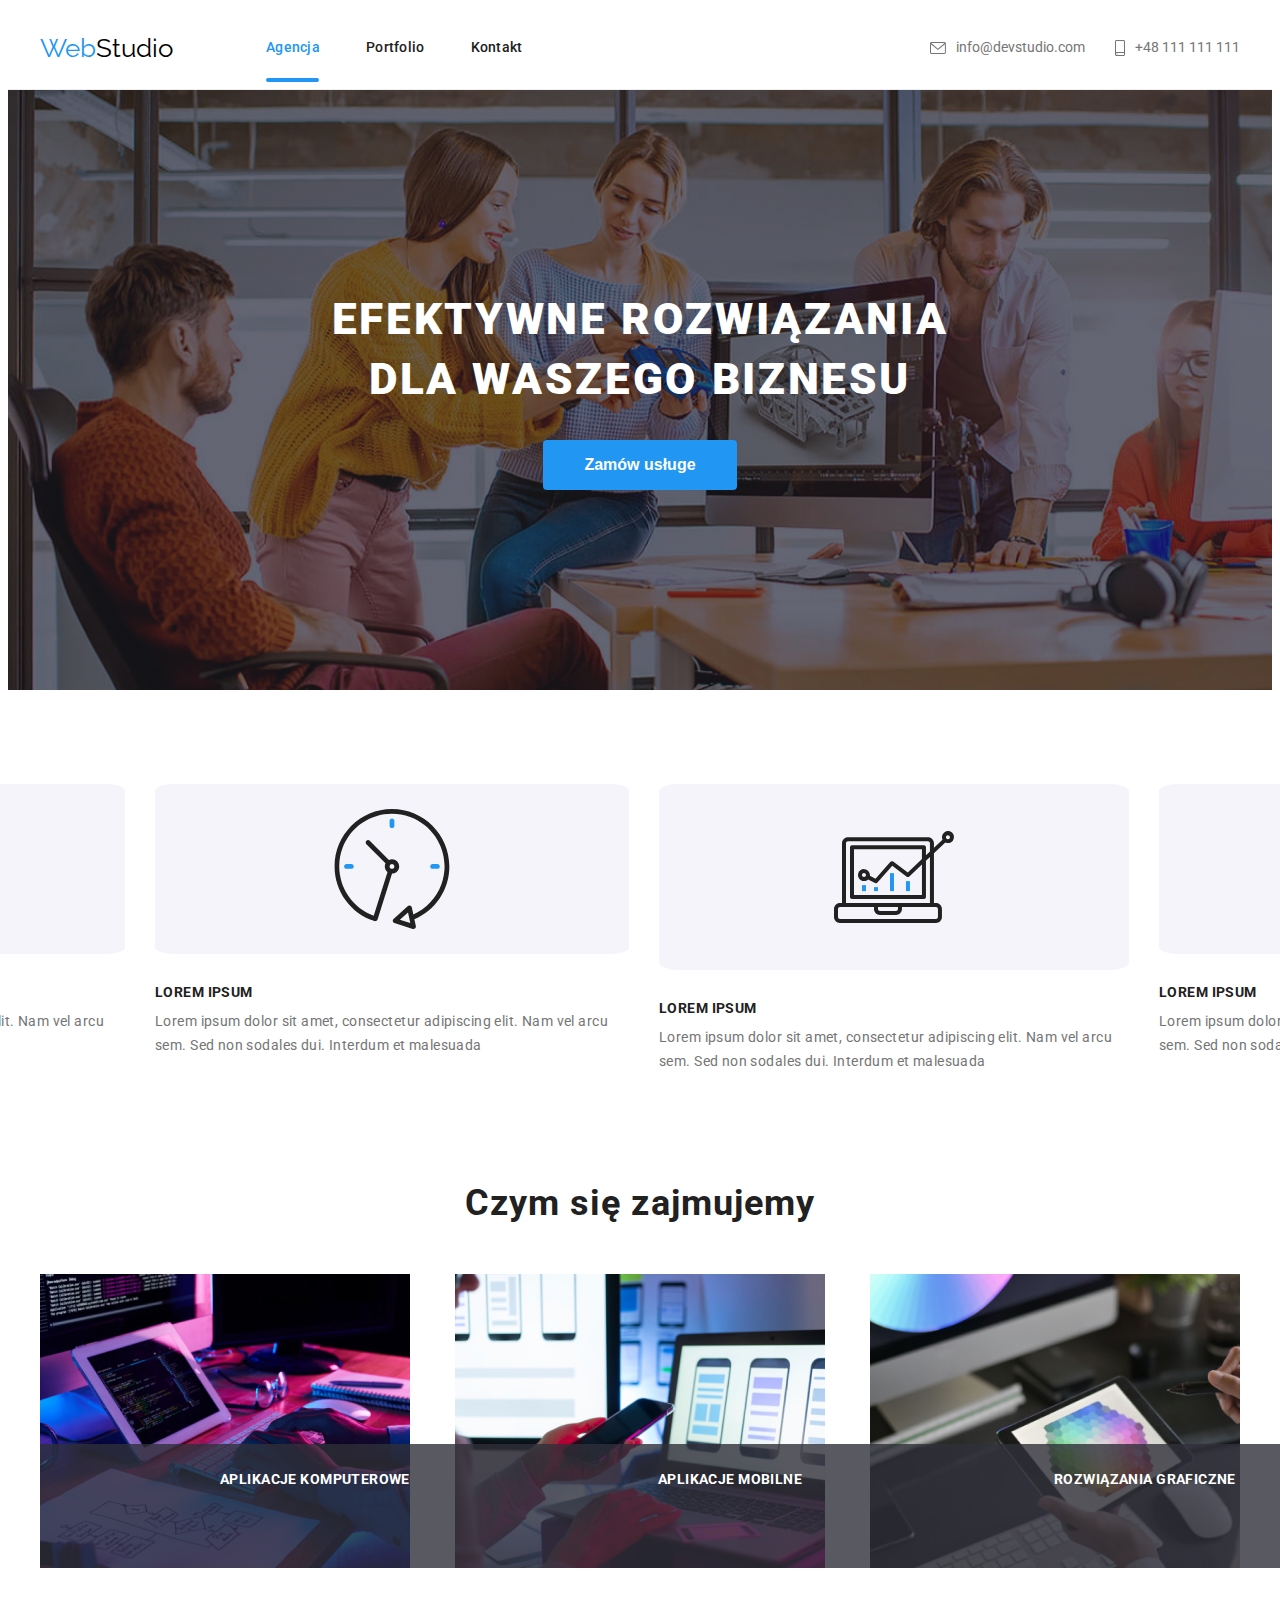
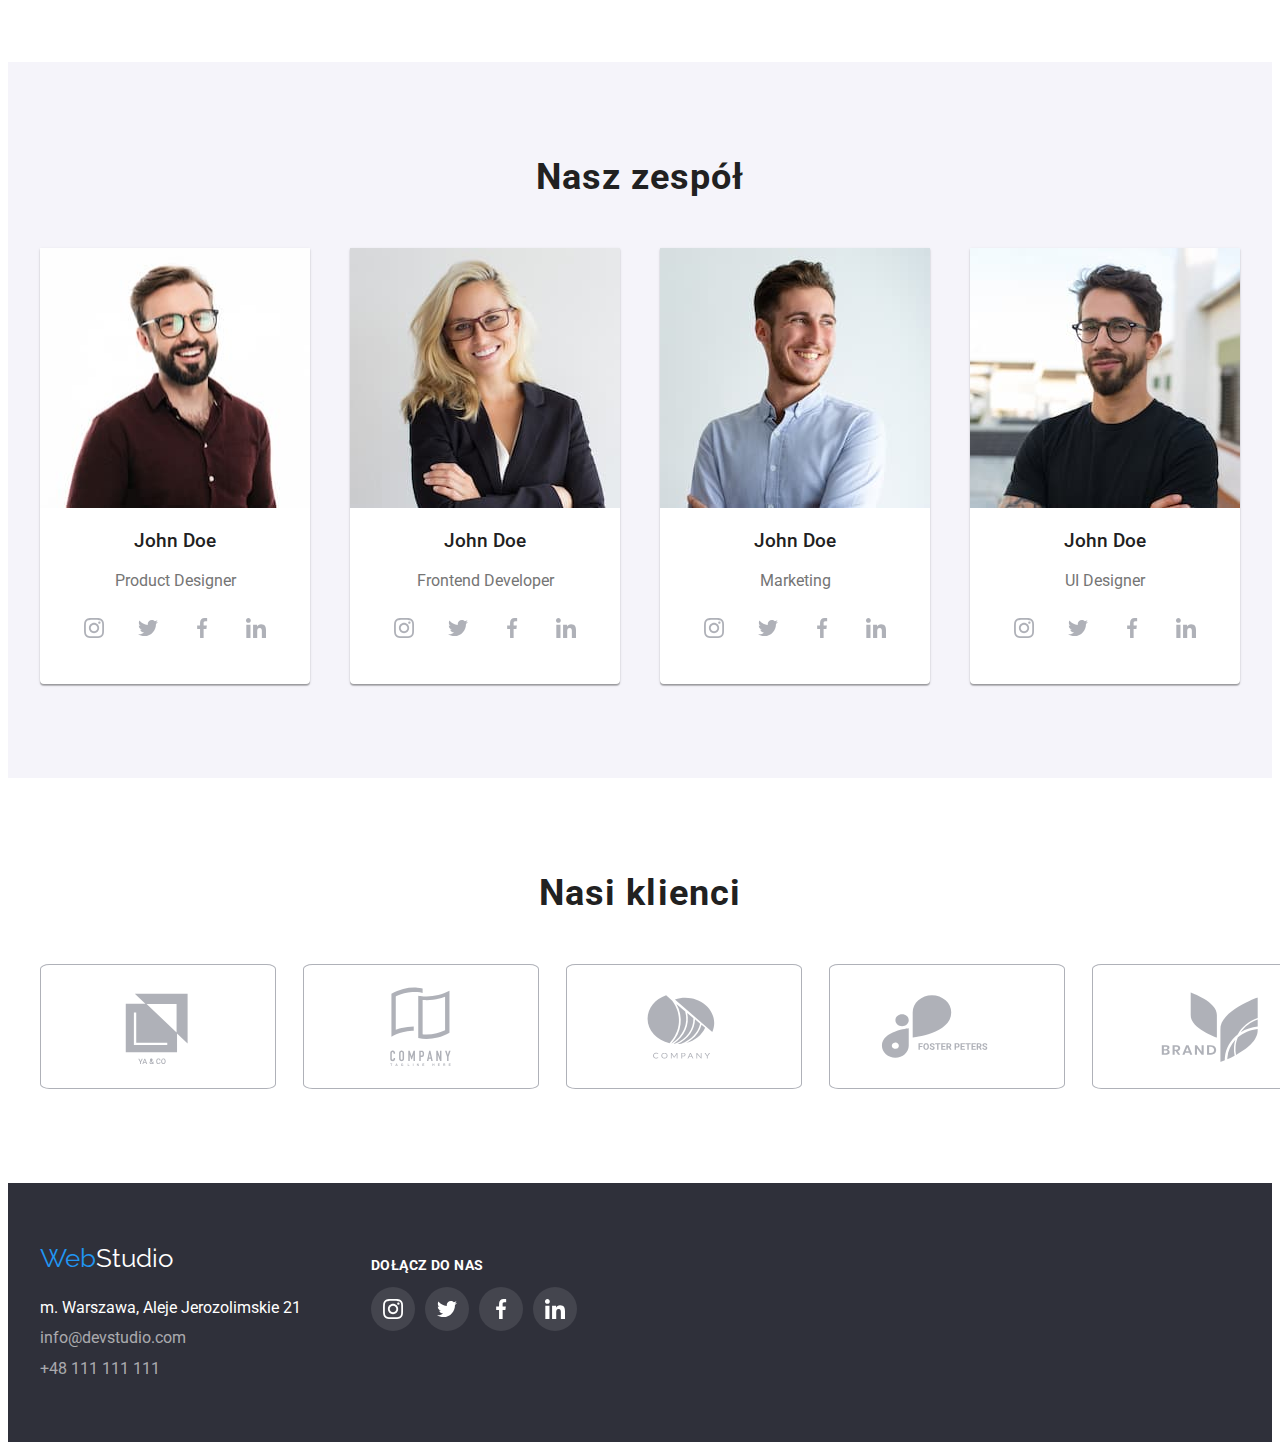
<file: index.html>
<!DOCTYPE html>
<html lang="en">
  <head>
    <meta charset="UTF-8" />
    <meta http-equiv="X-UA-Compatible" content="IE=edge" />
    <meta name="viewport" content="width=device-width, initial-scale=1.0" />
    <link
      rel="stylesheet"
      href="https://cdnjs.cloudflare.com/ajax/libs/modern-normalize/1.1.0/modern-normalize.min.css"
      integrity="sha512-wpPYUAdjBVSE4KJnH1VR1HeZfpl1ub8YT/NKx4PuQ5NmX2tKuGu6U/JRp5y+Y8XG2tV+wKQpNHVUX03MfMFn9Q=="
      crossorigin="anonymous"
      referrerpolicy="no-referrer"
    />
    <link href="css/styles.css" rel="stylesheet" />
    <link rel="preconnect" href="https://fonts.googleapis.com" />
    <link rel="preconnect" href="https://fonts.gstatic.com" crossorigin />
    <link
      href="https://fonts.googleapis.com/css2?family=Raleway:wght@700&family=Roboto:wght@400;500;700;900&display=swap"
      rel="stylesheet"
    />
    <title>Studio</title>
  </head>
  <body>
    <header class="header">
      <div class="container flex-header">
        <a href="index.html" class="logo"
          >Web<span class="logo-header">Studio</span></a
        >
        <nav class="nav">
          <ul class="list">
            <li>
              <a class="link nav-agency nav-agency-open" href="index.html"
                >Agencja</a
              >
            </li>
            <li>
              <a class="link nav-portfolio" href="portfolio.html">Portfolio</a>
            </li>
            <li><a class="link nav-contact" href="#">Kontakt</a></li>
          </ul>
        </nav>
        <div class="contacts">
          <ul class="list">
            <li class="list-item">
              <a class="contact-links" href="mailto:info@devstudio.com"
                ><svg class="envelope" width="16" height="12">
                  <use href="images/icons.svg#icon-envelope"></use></svg
                >info@devstudio.com</a
              >
            </li>
            <li class="list-item">
              <a class="contact-links" href="tel:48111111111"
                ><svg class="smartphone" width="10" height="16">
                  <use href="images/icons.svg#icon-smartphone"></use></svg
                >+48 111 111 111</a
              >
            </li>
          </ul>
        </div>
      </div>
    </header>
    <main>
      <!--HERO-->

      <section class="hero-background">
        <div class="hero-main">
          <div class="container">
            <h1 class="hero-title">
              Efektywne rozwiązania<br />
              dla waszego biznesu
            </h1>

            <button type="button" class="hero-button" data-modal-open>
              Zamów usługe
            </button>
          </div>
        </div>
      </section>
      <section>
        <div class="container">
          <ul class="list hero-subtext-all">
            <li>
              <svg class="hero-svg-item antenna" width="270" height="120">
                <use href="images/icons.svg#icon-antenna-1"></use>
              </svg>
              <h3 class="hero-subtext-title">Lorem Ipsum</h3>
              <p class="hero-subtext">
                Lorem ipsum dolor sit amet, consectetur adipiscing elit. Nam vel
                arcu sem. Sed non sodales dui. Interdum et malesuada
              </p>
            </li>
            <li>
              <svg class="hero-svg-item clock" width="270" height="120">
                <use href="images/icons.svg#icon-clock-1"></use>
              </svg>
              <h3 class="hero-subtext-title">Lorem Ipsum</h3>
              <p class="hero-subtext">
                Lorem ipsum dolor sit amet, consectetur adipiscing elit. Nam vel
                arcu sem. Sed non sodales dui. Interdum et malesuada
              </p>
            </li>
            <li>
              <svg class="hero-svg-item diagram" width="270" height="120">
                <use href="images/icons.svg#icon-diagram-1"></use>
              </svg>
              <h3 class="hero-subtext-title">Lorem Ipsum</h3>
              <p class="hero-subtext">
                Lorem ipsum dolor sit amet, consectetur adipiscing elit. Nam vel
                arcu sem. Sed non sodales dui. Interdum et malesuada
              </p>
            </li>
            <li>
              <svg class="hero-svg-item astronaut" width="270" height="120">
                <use href="images/icons.svg#icon-astronaut-1"></use>
              </svg>
              <h3 class="hero-subtext-title">Lorem Ipsum</h3>
              <p class="hero-subtext">
                Lorem ipsum dolor sit amet, consectetur adipiscing elit. Nam vel
                arcu sem. Sed non sodales dui. Interdum et malesuada
              </p>
            </li>
          </ul>
        </div>
      </section>

      <!--What we do-->
      <section class="what-we-do">
        <div class="container">
          <div class="what-we-do-content">
            <h2 class="what-we-do-title">Czym się zajmujemy</h2>
            <ul class="list what-we-do-list">
              <li class="what-we-do-list-item">
                <img
                  src="images/img1.jpg"
                  alt="picture of typing on a keyboard"
                  width="370"
                  height="294"
                  class="what-we-do-image"
                />
                <p class="what-we-do-subtext">Aplikacje komputerowe</p>
              </li>
              <li class="what-we-do-list-item">
                <img
                  src="images/img2.jpg"
                  alt="picture of person working with laptop and smartphone"
                  width="370"
                  height="294"
                  class="what-we-do-image"
                />
                <p class="what-we-do-subtext">Aplikacje mobilne</p>
              </li>
              <li class="what-we-do-list-item">
                <img
                  src="images/img3.jpg"
                  alt="picture of tablet with color palet"
                  width="370"
                  height="294"
                  class="what-we-do-image"
                />
                <p class="what-we-do-subtext">Rozwiązania graficzne</p>
              </li>
            </ul>
          </div>
        </div>
      </section>

      <!--About us-->
      <section class="team">
        <div class="container">
          <div class="team-content">
            <h2 class="team-title">Nasz zespół</h2>
            <ul class="list team-flex">
              <li class="team-card">
                <img
                  src="images/img2-1.jpg"
                  alt="John Doe"
                  width="270"
                  height="260"
                />
                <h3 class="team-name">John Doe</h3>
                <p class="team-position">Product Designer</p>
                <ul class="list team-icons-list">
                  <li>
                    <a class="icon-social-media" href="#"
                      ><svg class="icons-team" width="44" height="44">
                        <use
                          class="instagram-team"
                          href="images/icons.svg#icon-instagram"
                        ></use></svg
                    ></a>
                  </li>
                  <li>
                    <a class="icon-social-media" href="#"
                      ><svg class="icons-team" width="44" height="44">
                        <use
                          class="tweeter-team"
                          href="images/icons.svg#icon-tweeter"
                        ></use></svg
                    ></a>
                  </li>
                  <li>
                    <a class="icon-social-media" href="#"
                      ><svg class="icons-team" width="44" height="44">
                        <use
                          class="facebook-team"
                          href="images/icons.svg#icon-facebook"
                        ></use></svg
                    ></a>
                  </li>
                  <li>
                    <a class="icon-social-media" href="#"
                      ><svg class="icons-team" width="44" height="44">
                        <use
                          class="linkedin-team"
                          href="images/icons.svg#icon-linkedin"
                        ></use></svg
                    ></a>
                  </li>
                </ul>
              </li>
              <li class="team-card">
                <img
                  src="images/img2-2.jpg"
                  alt="John Doe"
                  width="270"
                  height="260"
                />
                <h3 class="team-name">John Doe</h3>
                <p class="team-position">Frontend Developer</p>
                <ul class="list team-icons-list">
                  <li>
                    <a class="icon-social-media" href="#"
                      ><svg class="icons-team" width="44" height="44">
                        <use
                          class="instagram-team"
                          href="images/icons.svg#icon-instagram"
                        ></use></svg
                    ></a>
                  </li>
                  <li>
                    <a class="icon-social-media" href="#"
                      ><svg class="icons-team" width="44" height="44">
                        <use
                          class="tweeter-team"
                          href="images/icons.svg#icon-tweeter"
                        ></use></svg
                    ></a>
                  </li>
                  <li>
                    <a class="icon-social-media" href="#"
                      ><svg class="icons-team" width="44" height="44">
                        <use
                          class="facebook-team"
                          href="images/icons.svg#icon-facebook"
                        ></use></svg
                    ></a>
                  </li>
                  <li>
                    <a class="icon-social-media" href="#"
                      ><svg class="icons-team" width="44" height="44">
                        <use
                          class="linkedin-team"
                          href="images/icons.svg#icon-linkedin"
                        ></use></svg
                    ></a>
                  </li>
                </ul>
              </li>
              <li class="team-card">
                <img
                  src="images/img2-3.jpg"
                  alt="John Doe"
                  width="270"
                  height="260"
                />
                <h3 class="team-name">John Doe</h3>
                <p class="team-position">Marketing</p>
                <ul class="list team-icons-list">
                  <li>
                    <a class="icon-social-media" href="#"
                      ><svg class="icons-team" width="44" height="44">
                        <use
                          class="instagram-team"
                          href="images/icons.svg#icon-instagram"
                        ></use></svg
                    ></a>
                  </li>
                  <li>
                    <a class="icon-social-media" href="#"
                      ><svg class="icons-team" width="44" height="44">
                        <use
                          class="tweeter-team"
                          href="images/icons.svg#icon-tweeter"
                        ></use></svg
                    ></a>
                  </li>
                  <li>
                    <a class="icon-social-media" href="#"
                      ><svg class="icons-team" width="44" height="44">
                        <use
                          class="facebook-team"
                          href="images/icons.svg#icon-facebook"
                        ></use></svg
                    ></a>
                  </li>
                  <li>
                    <a class="icon-social-media" href="#"
                      ><svg class="icons-team" width="44" height="44">
                        <use
                          class="linkedin-team"
                          href="images/icons.svg#icon-linkedin"
                        ></use></svg
                    ></a>
                  </li>
                </ul>
              </li>
              <li class="team-card">
                <img
                  src="images/img2-4.jpg"
                  alt="John Doe"
                  width="270"
                  height="260"
                />
                <h3 class="team-name">John Doe</h3>
                <p class="team-position">UI Designer</p>
                <ul class="list team-icons-list">
                  <li>
                    <a class="icon-social-media" href="#"
                      ><svg class="icons-team" width="44" height="44">
                        <use
                          class="instagram-team"
                          href="images/icons.svg#icon-instagram"
                        ></use></svg
                    ></a>
                  </li>
                  <li>
                    <a class="icon-social-media" href="#"
                      ><svg class="icons-team" width="44" height="44">
                        <use
                          class="tweeter-team"
                          href="images/icons.svg#icon-tweeter"
                        ></use></svg
                    ></a>
                  </li>
                  <li>
                    <a class="icon-social-media" href="#"
                      ><svg class="icons-team" width="44" height="44">
                        <use
                          class="facebook-team"
                          href="images/icons.svg#icon-facebook"
                        ></use></svg
                    ></a>
                  </li>
                  <li>
                    <a class="icon-social-media" href="#"
                      ><svg class="icons-team" width="44" height="44">
                        <use
                          class="linkedin-team"
                          href="images/icons.svg#icon-linkedin"
                        ></use></svg
                    ></a>
                  </li>
                </ul>
              </li>
            </ul>
          </div>
        </div>
      </section>
      <section>
        <div class="container">
          <h2 class="clients-title">Nasi klienci</h2>
          <div>
            <ul class="list clients-flex">
              <li>
                <a class="clients-icon" href="#"
                  ><svg class="client-svg-item" width="170" height="92">
                    <use href="images/icons.svg#icon-Logo1"></use></svg
                ></a>
              </li>
              <li>
                <a class="clients-icon" href="#"
                  ><svg class="client-svg-item" width="170" height="92">
                    <use href="images/icons.svg#icon-Logo2"></use></svg
                ></a>
              </li>
              <li>
                <a class="clients-icon" href="#"
                  ><svg class="client-svg-item" width="170" height="92">
                    <use href="images/icons.svg#icon-Logo3"></use></svg
                ></a>
              </li>
              <li>
                <a class="clients-icon" href="#"
                  ><svg class="client-svg-item" width="170" height="92">
                    <use href="images/icons.svg#icon-Logo4"></use></svg
                ></a>
              </li>
              <li>
                <a class="clients-icon" href="#"
                  ><svg class="client-svg-item" width="170" height="92">
                    <use href="images/icons.svg#icon-Logo5"></use></svg
                ></a>
              </li>
              <li>
                <a class="clients-icon" href="#"
                  ><svg class="client-svg-item" width="170" height="92">
                    <use href="images/icons.svg#icon-Logo6"></use></svg
                ></a>
              </li>
            </ul>
          </div>
        </div>
      </section>
    </main>
    <footer class="footer">
      <div class="container footer-columns">
        <div class="footer-contacts">
          <a href="index.html" class="logo"
            >Web<span class="logo-footer">Studio</span></a
          >
          <address class="address">
            <ul class="list">
              <li>
                <a
                  class="footer-adress-map"
                  href="https://goo.gl/maps/CEJByELrS8ceikjX6"
                  >m. Warszawa, Aleje Jerozolimskie 21</a
                >
              </li>
              <li>
                <a class="footer-mail" href="mailto:info@devstudio.com"
                  >info@devstudio.com</a
                >
              </li>
              <li>
                <a class="footer-tel" href="tel:48111111111">+48 111 111 111</a>
              </li>
            </ul>
          </address>
        </div>
        <div>
          <h3 class="join-us-title">Dołącz do nas</h3>
          <ul class="list join-us-icons">
            <li>
              <a class="footer-icon-link" href="#"
                ><svg class="icon-footer" width="44" height="44">
                  <use
                    class="instagram-footer"
                    href="images/icons.svg#icon-instagram"
                  ></use></svg
              ></a>
            </li>
            <li>
              <a class="footer-icon-link" href="#"
                ><svg class="icon-footer" width="44" height="44">
                  <use
                    class="tweeter-footer"
                    href="images/icons.svg#icon-tweeter"
                  ></use></svg
              ></a>
            </li>
            <li>
              <a class="footer-icon-link" href="#"
                ><svg class="icon-footer" width="44" height="44">
                  <use
                    class="facebook-footer"
                    href="images/icons.svg#icon-facebook"
                  ></use></svg
              ></a>
            </li>
            <li>
              <a class="footer-icon-link" href="#"
                ><svg class="icon-footer" width="44" height="44">
                  <use
                    class="linkedin-footer"
                    href="images/icons.svg#icon-linkedin"
                  ></use></svg
              ></a>
            </li>
          </ul>
        </div>
      </div>
    </footer>
    <!-- MODAL WINDOW -->

    <div class="backdrop is-hidden" data-modal>
      <div class="modal">
        <button type="button" class="modal-close-button" data-modal-close>
          X
        </button>
      </div>
    </div>
    <script src="js/modal.js"></script>
  </body>
</html>
</file>
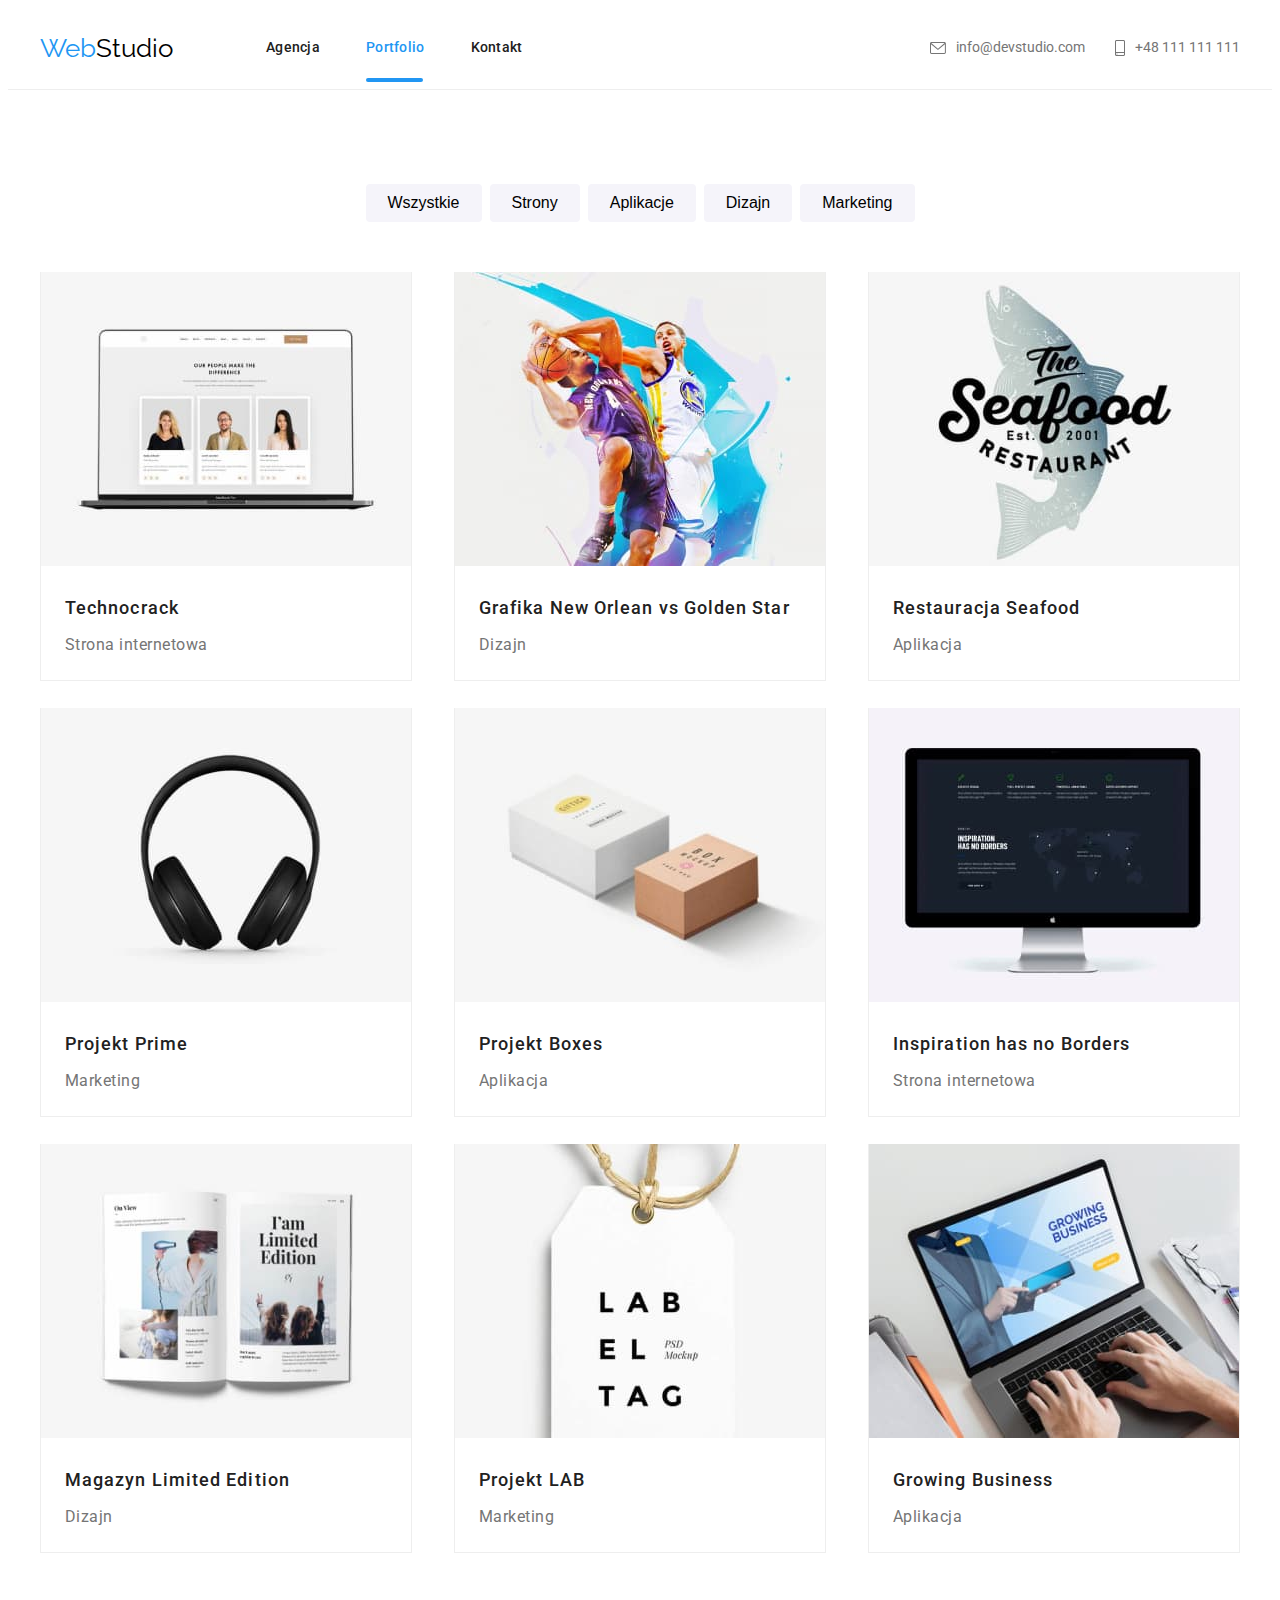
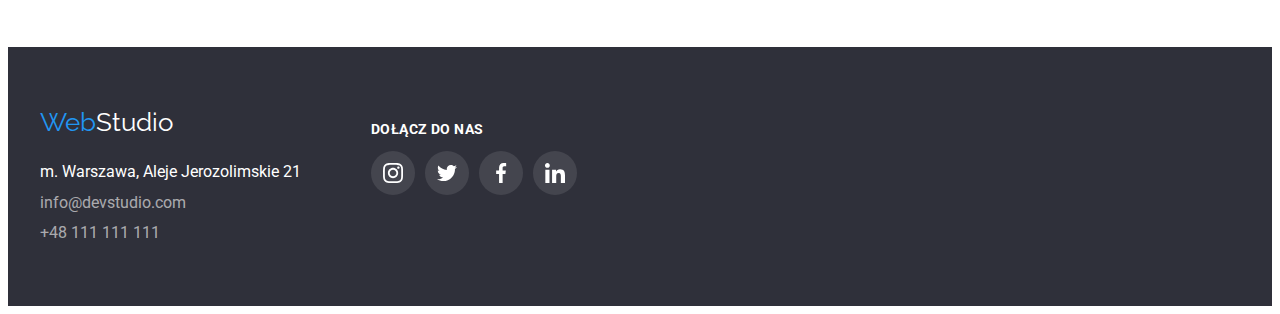
<file: portfolio.html>
<!DOCTYPE html>
<html lang="en">
  <head>
    <meta charset="UTF-8" />
    <meta http-equiv="X-UA-Compatible" content="IE=edge" />
    <meta name="viewport" content="width=device-width, initial-scale=1.0" />
    <link
      rel="stylesheet"
      href="https://cdnjs.cloudflare.com/ajax/libs/modern-normalize/1.1.0/modern-normalize.min.css"
      integrity="sha512-wpPYUAdjBVSE4KJnH1VR1HeZfpl1ub8YT/NKx4PuQ5NmX2tKuGu6U/JRp5y+Y8XG2tV+wKQpNHVUX03MfMFn9Q=="
      crossorigin="anonymous"
      referrerpolicy="no-referrer"
    />
    <link href="css/styles.css" rel="stylesheet" />
    <link rel="preconnect" href="https://fonts.googleapis.com" />
    <link rel="preconnect" href="https://fonts.gstatic.com" crossorigin />
    <link
      href="https://fonts.googleapis.com/css2?family=Raleway:wght@700&family=Roboto:wght@400;500;700;900&display=swap"
      rel="stylesheet"
    />
    <title>Portfolio</title>
  </head>
  <body>
    <header class="header">
      <div class="container flex-header">
        <a href="index.html" class="logo"
          >Web<span class="logo-header">Studio</span></a
        >
        <nav class="nav">
          <ul class="list">
            <li><a class="link nav-agency" href="index.html">Agencja</a></li>
            <li>
              <a
                class="link nav-portfolio nav-portfolio-open"
                href="portfolio.html"
                >Portfolio</a
              >
            </li>
            <li><a class="link nav-contact" href="#">Kontakt</a></li>
          </ul>
        </nav>
        <div class="contacts">
          <ul class="list">
            <li class="list-item">
              <a class="contact-links" href="mailto:info@devstudio.com"
                ><svg class="envelope" width="16" height="12">
                  <use href="images/icons.svg#icon-envelope"></use></svg
                >info@devstudio.com</a
              >
            </li>
            <li class="list-item">
              <a class="contact-links" href="tel:48111111111"
                ><svg class="smartphone" width="10" height="16">
                  <use href="images/icons.svg#icon-smartphone"></use></svg
                >+48 111 111 111</a
              >
            </li>
          </ul>
        </div>
      </div>
    </header>
    <main>
      <!--Gallery filter-->
      <section>
        <div class="container">
          <ul class="list filters">
            <li>
              <button type="button" class="filters-button">Wszystkie</button>
            </li>
            <li>
              <button type="button" class="filters-button">Strony</button>
            </li>
            <li>
              <button type="button" class="filters-button">Aplikacje</button>
            </li>
            <li>
              <button type="button" class="filters-button">Dizajn</button>
            </li>
            <li>
              <button type="button" class="filters-button">Marketing</button>
            </li>
          </ul>
        </div>
      </section>
      <!--Gallery-->
      <section>
        <div class="container">
          <ul class="list gallery">
            <li class="gallery-card">
              <div class="gallery-img">
                <img
                  src="images/portfolio-img1.jpg"
                  alt="laptop with open webpage"
                  width="370"
                  height="294"
                />
                <div class="gallery-overlay">
                  Technocrack jest popularną platformą wykorzystywaną do
                  rozpowszechniania koronawirusa. Firmy wykorzystują tę
                  platformę do celów szpiegowskich i ataków na niezabezpieczone
                  serwery konkurencji
                </div>
              </div>
              <h3 class="gallery-title">Technocrack</h3>
              <p class="gallery-description">Strona internetowa</p>
            </li>
            <li class="gallery-card">
              <div class="gallery-img">
                <img
                  src="images/portfolio-img2.jpg"
                  alt="basketball players"
                  width="370"
                  height="294"
                />
                <div class="gallery-overlay">
                  Technocrack jest popularną platformą wykorzystywaną do
                  rozpowszechniania koronawirusa. Firmy wykorzystują tę
                  platformę do celów szpiegowskich i ataków na niezabezpieczone
                  serwery konkurencji
                </div>
              </div>
              <h3 class="gallery-title">Grafika New Orlean vs Golden Star</h3>
              <p class="gallery-description">Dizajn</p>
            </li>
            <li class="gallery-card">
              <div class="gallery-img">
                <img
                  src="images/portfolio-img3.jpg"
                  alt="restaurant logo"
                  width="370"
                  height="294"
                />
                <div class="gallery-overlay">
                  Technocrack jest popularną platformą wykorzystywaną do
                  rozpowszechniania koronawirusa. Firmy wykorzystują tę
                  platformę do celów szpiegowskich i ataków na niezabezpieczone
                  serwery konkurencji
                </div>
              </div>
              <h3 class="gallery-title">Restauracja Seafood</h3>
              <p class="gallery-description">Aplikacja</p>
            </li>
            <li class="gallery-card">
              <div class="gallery-img">
                <img
                  src="images/portfolio-img4.jpg"
                  alt="headphones"
                  width="370"
                  height="294"
                />
                <div class="gallery-overlay">
                  Technocrack jest popularną platformą wykorzystywaną do
                  rozpowszechniania koronawirusa. Firmy wykorzystują tę
                  platformę do celów szpiegowskich i ataków na niezabezpieczone
                  serwery konkurencji
                </div>
              </div>
              <h3 class="gallery-title">Projekt Prime</h3>
              <p class="gallery-description">Marketing</p>
            </li>
            <li class="gallery-card">
              <div class="gallery-img">
                <img
                  src="images/portfolio-img5.jpg"
                  alt="two boxes"
                  width="370"
                  height="294"
                />
                <div class="gallery-overlay">
                  Technocrack jest popularną platformą wykorzystywaną do
                  rozpowszechniania koronawirusa. Firmy wykorzystują tę
                  platformę do celów szpiegowskich i ataków na niezabezpieczone
                  serwery konkurencji
                </div>
              </div>
              <h3 class="gallery-title">Projekt Boxes</h3>
              <p class="gallery-description">Aplikacja</p>
            </li>
            <li class="gallery-card">
              <div class="gallery-img">
                <img
                  src="images/portfolio-img6.jpg"
                  alt="monitor presenting world map"
                  width="370"
                  height="294"
                />
                <div class="gallery-overlay">
                  Technocrack jest popularną platformą wykorzystywaną do
                  rozpowszechniania koronawirusa. Firmy wykorzystują tę
                  platformę do celów szpiegowskich i ataków na niezabezpieczone
                  serwery konkurencji
                </div>
              </div>
              <h3 class="gallery-title">Inspiration has no Borders</h3>
              <p class="gallery-description">Strona internetowa</p>
            </li>
            <li class="gallery-card">
              <div class="gallery-img">
                <img
                  src="images/portfolio-img7.jpg"
                  alt="open magazine"
                  width="370"
                  height="294"
                />
                <div class="gallery-overlay">
                  Technocrack jest popularną platformą wykorzystywaną do
                  rozpowszechniania koronawirusa. Firmy wykorzystują tę
                  platformę do celów szpiegowskich i ataków na niezabezpieczone
                  serwery konkurencji
                </div>
              </div>
              <h3 class="gallery-title">Magazyn Limited Edition</h3>
              <p class="gallery-description">Dizajn</p>
            </li>
            <li class="gallery-card">
              <div class="gallery-img">
                <img
                  src="images/portfolio-img8.jpg"
                  alt="label tag"
                  width="370"
                  height="294"
                />
                <div class="gallery-overlay">
                  Technocrack jest popularną platformą wykorzystywaną do
                  rozpowszechniania koronawirusa. Firmy wykorzystują tę
                  platformę do celów szpiegowskich i ataków na niezabezpieczone
                  serwery konkurencji
                </div>
              </div>
              <h3 class="gallery-title">Projekt LAB</h3>
              <p class="gallery-description">Marketing</p>
            </li>
            <li class="gallery-card">
              <div class="gallery-img">
                <img
                  src="images/portfolio-img9.jpg"
                  alt="typing on laptop"
                  width="370"
                  height="294"
                />
                <div class="gallery-overlay">
                  Technocrack jest popularną platformą wykorzystywaną do
                  rozpowszechniania koronawirusa. Firmy wykorzystują tę
                  platformę do celów szpiegowskich i ataków na niezabezpieczone
                  serwery konkurencji
                </div>
              </div>
              <h3 class="gallery-title">Growing Business</h3>
              <p class="gallery-description">Aplikacja</p>
            </li>
          </ul>
        </div>
      </section>
    </main>
    <footer class="footer">
      <div class="container footer-columns">
        <div class="footer-contacts">
          <a href="index.html" class="logo"
            >Web<span class="logo-footer">Studio</span></a
          >
          <address class="address">
            <ul class="list">
              <li>
                <a
                  class="footer-adress-map"
                  href="https://goo.gl/maps/CEJByELrS8ceikjX6"
                  >m. Warszawa, Aleje Jerozolimskie 21</a
                >
              </li>
              <li>
                <a class="footer-mail" href="mailto:info@devstudio.com"
                  >info@devstudio.com</a
                >
              </li>
              <li>
                <a class="footer-tel" href="tel:48111111111">+48 111 111 111</a>
              </li>
            </ul>
          </address>
        </div>
        <div>
          <h3 class="join-us-title">Dołącz do nas</h3>
          <ul class="list join-us-icons">
            <li>
              <a class="footer-icon-link" href="#"
                ><svg class="icon-footer" width="44" height="44">
                  <use
                    class="instagram-footer"
                    href="images/icons.svg#icon-instagram"
                  ></use></svg
              ></a>
            </li>
            <li>
              <a class="footer-icon-link" href="#"
                ><svg class="icon-footer" width="44" height="44">
                  <use
                    class="tweeter-footer"
                    href="images/icons.svg#icon-tweeter"
                  ></use></svg
              ></a>
            </li>
            <li>
              <a class="footer-icon-link" href="#"
                ><svg class="icon-footer" width="44" height="44">
                  <use
                    class="facebook-footer"
                    href="images/icons.svg#icon-facebook"
                  ></use></svg
              ></a>
            </li>
            <li>
              <a class="footer-icon-link" href="#"
                ><svg class="icon-footer" width="44" height="44">
                  <use
                    class="linkedin-footer"
                    href="images/icons.svg#icon-linkedin"
                  ></use></svg
              ></a>
            </li>
          </ul>
        </div>
      </div>
    </footer>
  </body>
</html>
</file>
<file: css/styles.css>
:root {
  --white-color: #fff;
  --almost-white-color: #f5f4fa;
  --black-color: #000;
  --almost-black-color: #212121;
  --dark-color: #2f303a;
  --blue-color: #2196f3;
  --grey-color: #757575;
  --grey-transparent-color: rgba(100%, 100%, 100%, 60%);
  --shadow-color: #eeeeee;
  --dark-transparent-color: rgba(47, 48, 58, 0.4);
  --dark-transparent-color2: rgba(47, 48, 58, 0.8);
  --light-transparent-color: rgba(255, 255, 255, 0.1);
  --blue-transparent-color: rgba(33, 150, 243, 0.9);
  --grey-icon-color: #afb1b8;
}
body {
  font-family: "Roboto", sans-serif;
  font-weight: 400;
}

.container {
  max-width: 1200px;
  margin: 0 auto;
  padding: 0 15px;
}
.list {
  list-style: none;
  margin: 0;
  padding: 0;
}
.link {
  text-decoration: none;
}

/* HEADER */

.header {
  background-color: var(--white-color);
  border-bottom: 1px solid var(--shadow-color);
}
.logo {
  font-family: "Raleway", sans-serif;
  color: var(--blue-color);
  text-decoration: none;
  font-size: 26px;
  line-height: 1.19;
}
.logo-header {
  color: var(--black-color);
}
.flex-header {
  display: flex;
  justify-content: space-between;
  align-items: center;
  margin: 0 auto;
  padding-top: 25px;
  padding-bottom: 25px;
}
.nav {
  font-size: 14px;
  font-weight: 500;
  line-height: 1.14;
  display: flex;
  margin: 0 auto;
  margin-left: 93px;
  letter-spacing: calc(0.02 * 14px);
}
.nav .list {
  display: flex;
  justify-content: flex-start;
  margin: 0 auto;
  padding: 0;
  gap: 46px;
}
.nav .link {
  font-family: "Roboto", sans-serif;
  font-weight: 500;
  color: var(--almost-black-color);
  transition: 250ms cubic-bezier(0.4, 0, 0.2, 1);
}
.nav .link:visited {
  color: var(--almost-black-color);
}
.nav .link:hover,
.nav .link:focus {
  color: var(--blue-color);
}
.nav .link::after {
  content: "";
  display: block;
  height: 4px;
  background-color: var(--blue-color);
  border-radius: 2px;

  position: absolute;
  top: 78px;
  display: none;
}
.nav-agency::after {
  width: 53px;
}
.nav-portfolio::after {
  width: 57px;
}
.nav-contact::after {
  width: 51px;
}
.nav .link:hover::after,
.nav .link:focus::after {
  display: block;
}
.nav .list .nav-agency-open {
  color: var(--blue-color);
}
.nav .list .nav-agency-open::after {
  display: block;
}
.nav .list .nav-portfolio-open {
  color: var(--blue-color);
}
.nav .list .nav-portfolio-open::after {
  display: block;
}

.list-item {
  color: var(--grey-color);
}
.contacts {
  font-size: 14px;
  line-height: 1.14;
  display: flex;
  margin: 0;
}
.contacts .list {
  display: flex;
  justify-content: flex-start;
  padding: 0;
  gap: 30px;
}

.contact-links {
  color: currentColor;
  text-decoration: none;
  display: flex;
  align-items: center;
  transition: 250ms cubic-bezier(0.4, 0, 0.2, 1);
}

.contact-links:hover,
.contact-links:focus {
  color: var(--blue-color);
}

.envelope {
  fill: currentColor;
  margin-right: 10px;
}
.smartphone {
  fill: currentColor;
  margin-right: 10px;
}
/* MAIN */

.hero-background {
  background-color: var(--dark-color);
}
.hero-main {
  text-align: center;
  line-height: 1.36;
  display: flex;
  justify-content: center;
  align-items: center;
  padding: 200px;
  margin: 0 auto;
  max-width: 1600px;
  background-image: linear-gradient(
      to bottom,
      var(--dark-transparent-color),
      var(--dark-transparent-color)
    ),
    url("../images/header.jpg");
}
.hero-title {
  font-weight: 900;
  font-size: 44px;
  text-transform: uppercase;
  text-align: center;
  color: var(--white-color);
  line-height: 1.36;
  letter-spacing: calc(0.06 * 44px);
  margin: 0 auto;
}
.hero-button {
  color: var(--white-color);
  background-color: var(--blue-color);
  font-weight: 700;
  font-size: 16px;
  line-height: 1.88;
  cursor: pointer;
  padding: 10px 41px;
  border: none;
  border-radius: 4px;
  margin: 0 auto;
  margin-top: 30px;
  padding: 10px 41px;
}
.hero-subtext-all {
  display: flex;
  justify-content: center;
  padding: 0;
  padding-top: 94px;
  gap: 30px;
  margin: 0 auto;
}
.hero-subtext-title {
  font-weight: 700;
  color: var(--almost-black-color);
  font-size: 14px;
  letter-spacing: calc(0.03 * 14px);
  margin: 0 auto;
  text-transform: uppercase;
  padding-top: 30px;
}
.hero-subtext {
  color: var(--grey-color);
  line-height: 1.71;
  font-size: 14px;
  letter-spacing: calc(0.03 * 14px);
  margin-top: 10px;
}
.hero-svg-item {
  background-color: var(--almost-white-color);
  border-radius: 4%;
  display: block;
}
.antenna {
  padding: 25px 102px;
}
.clock {
  padding: 25px 102px;
}
.diagram {
  padding: 33px 100px;
}
.astronaut {
  padding: 25px 100px;
}

.what-we-do-content {
  padding: 94px 0px;
}
.what-we-do-list {
  display: flex;
  justify-content: space-between;
  gap: 30px;
  margin: 0;
  padding: 0;
  margin-top: 50px;
}
.what-we-do-title {
  text-align: center;
  font-weight: 700;
  color: var(--almost-black-color);
  margin: 0 auto;
  letter-spacing: calc(0.03 * 36px);
  font-size: 36px;
}
.what-we-do-image {
  display: block;
}
.what-we-do-list-item {
  position: relative;
}
.what-we-do-subtext {
  position: absolute;
  bottom: 0;
  width: 100%;
  height: 70px;
  padding: 27px 90px;
  margin: 0 auto;
  text-transform: uppercase;
  color: var(--white-color);
  font-size: 14px;
  letter-spacing: calc(0.03 * 14px);
  font-weight: 700;
  text-align: center;
  background: var(--dark-transparent-color2);
}

.team-content {
  padding: 94px 0px;
}
.team-flex {
  display: flex;
  justify-content: space-between;
  gap: 30px;
  margin: 0;
  margin-top: 50px;
  padding: 0;
}
.team-card {
  background-color: var(--white-color);
  border-radius: 0px 0px 4px 4px;
  box-shadow: 0px 2px 1px rgba(0, 0, 0, 0.2), 0px 1px 1px rgba(0, 0, 0, 0.14),
    0px 1px 3px rgba(0, 0, 0, 0.12);
}
.team {
  background-color: var(--almost-white-color);
  text-align: center;
}
.team-title {
  font-weight: 700;
  color: var(--almost-black-color);
  font-size: 36px;
  letter-spacing: calc(0.03 * 36px);
  margin: 0;
}
.team-name {
  font-weight: 500;
  color: var(--almost-black-color);
  text-align: center;
}
.team-position {
  color: var(--grey-color);
  text-align: center;
  margin: 0;
}
.team-icons-list {
  display: flex;
  gap: 10px;
  padding: 16px 32px 30px 32px;
  fill: var(--grey-icon-color);
}
.icon-social-media:hover > .icons-team,
.icon-social-media:focus > .icons-team {
  background-color: var(--blue-color);
  fill: var(--white-color);
  border-radius: 50%;
}
.icon-social-media > .icons-team {
  transition: 250ms cubic-bezier(0.4, 0, 0.2, 1);
}
.icons-team {
  border-radius: 50%;
}

/* OUR CLIENTS */

.clients-title {
  font-weight: 700;
  color: var(--almost-black-color);
  font-size: 36px;
  letter-spacing: calc(0.03 * 36px);
  margin: 0;
  padding-top: 94px;
  text-align: center;
}
.clients-flex {
  display: flex;
  fill: var(--grey-icon-color);
  padding-top: 50px;
  padding-bottom: 94px;
  gap: 27px;
  justify-content: space-between;
}
.client-svg-item {
  border-color: var(--grey-icon-color);
  border-width: 1px;
  border-style: solid;
  border-radius: 4%;
  display: block;
  padding: 17px 32px 14px 32px;
}

.clients-icon:hover > .client-svg-item,
.clients-icon:focus > .client-svg-item {
  fill: var(--blue-color);
  border-color: var(--blue-color);
}
.clients-icon > .client-svg-item {
  transition: 250ms cubic-bezier(0.4, 0, 0.2, 1);
}
/* PORTFOLIO */

.filters {
  display: flex;
  justify-content: center;
  gap: 8px;
  margin: 0 auto;
  padding: 0px;
  padding-top: 94px;
  padding-bottom: 50px;
}
.filters-button:hover,
.filters-button:focus {
  color: var(--white-color);
  background-color: var(--blue-color);
  font-size: 16px;
  line-height: 1.63;
  font-weight: 500;
  box-shadow: 0px 2px 2px rgba(0, 0, 0, 0.12), 0px 1px 2px rgba(0, 0, 0, 0.08),
    0px 3px 1px rgba(0, 0, 0, 0.1);
}
.filters-button {
  color: var(--black-color);
  background-color: var(--almost-white-color);
  font-size: 16px;
  line-height: 1.63;
  font-weight: 500;
  cursor: pointer;
  border: none;
  border-radius: 4px;
  margin: 0 auto;
  padding: 6px 22px;
  transition: 250ms cubic-bezier(0.4, 0, 0.2, 1);
}

.gallery {
  display: flex;
  margin: 0;
  padding: 0;
  padding-bottom: 94px;
  justify-content: space-between;
  flex-wrap: wrap;
  gap: 27px;
}
.gallery-title {
  font-weight: 500;
  font-size: 18px;
  letter-spacing: calc(0.06 * 18px);
  color: var(--almost-black-color);
  line-height: 2;
  padding: 20px 24px 4px 24px;
  margin: 0;
}
.gallery-description {
  font-size: 16px;
  letter-spacing: calc(0.03 * 16px);
  color: var(--grey-color);
  line-height: 1.88;
  padding: 0px 24px 20px 24px;
  margin: 0;
}
.gallery-title,
.gallery-description {
  text-align: left;
}
.gallery-card {
  border-bottom: 1px solid var(--shadow-color);
  border-left: 1px solid var(--shadow-color);
  border-right: 1px solid var(--shadow-color);
  transition: 250ms cubic-bezier(0.4, 0, 0.2, 1);
}
.gallery-subtext {
  display: flex;
  padding: 20px 24px;
  gap: 4px;
}
.gallery-card:hover {
  box-shadow: 1px 4px 6px rgba(0, 0, 0, 0.16), 0px 4px 4px rgba(0, 0, 0, 0.06),
    0px 1px 1px rgba(0, 0, 0, 0.12);
}
.gallery-card:hover .gallery-overlay {
  transform: translatey(0);
}
.gallery-overlay {
  position: absolute;
  top: 0;
  left: 0;
  width: 100%;
  height: 100%;
  transform: translatey(100%);
  transition: 250ms cubic-bezier(0.4, 0, 0.2, 1);
  background-color: var(--blue-transparent-color);
  font-size: 18px;
  letter-spacing: calc(0.03 * 18px);
  color: var(--white-color);
  padding-top: 45px;
  padding-left: 24px;
  padding-right: 45px;
  line-height: 28px;
  font-weight: 400;
}
.gallery-img {
  display: block;
  position: relative;
  overflow: hidden;
}
/* FOOTER */

.footer {
  background-color: var(--dark-color);
}
.logo-footer {
  color: var(--white-color);
}
.footer-contacts {
  display: flex;
  margin: 0;
  flex-direction: column;
  align-items: flex-start;
  text-decoration: none;
  line-height: 1.71;
}
.address .list {
  display: flex;
  justify-content: flex-start;
  flex-direction: column;
  margin: 0 auto;
  padding: 0;
  gap: 3px;
  font-style: normal;
  margin-top: 20px;
}

.footer-adress-map {
  color: var(--white-color);
  text-decoration: none;
}
.footer-mail,
.footer-tel {
  color: var(--grey-transparent-color);
  text-decoration: none;
}
.footer-columns {
  display: flex;
  justify-content: flex-start;
  align-content: flex-start;
  padding-top: 60px;
  padding-bottom: 60px;
  gap: 70px;
}
.join-us-title {
  text-transform: uppercase;
  font-size: 14px;
  letter-spacing: calc(0.03 * 14px);
  color: var(--white-color);
}
.join-us-icons {
  display: flex;
  gap: 10px;
}
.instagram-footer {
  fill: var(--white-color);
  width: 20px;
}
.tweeter-footer {
  fill: var(--white-color);
  width: 20px;
}
.facebook-footer {
  fill: var(--white-color);
  width: 10px;
}
.linkedin-footer {
  fill: var(--white-color);
  width: 20px;
}
.icon-footer {
  background-color: var(--light-transparent-color);
  border-radius: 50%;
}
.footer-icon-link:hover > .icon-footer,
.footer-icon-link:focus > .icon-footer {
  background-color: var(--blue-color);
  border-radius: 50%;
}
.footer-icon-link > .icon-footer {
  transition: 250ms cubic-bezier(0.4, 0, 0.2, 1);
}

/* MODAL WINDOW */
.is-hidden {
  pointer-events: none;
  visibility: hidden;
  opacity: 0;
  transition: opacity 500ms 500ms ease, visibility 500ms 500ms ease,
    transform 500ms 500ms ease;
}
.backdrop {
  position: fixed;
  left: 0;
  top: 0;
  width: 100%;
  height: 100%;
  background-color: rgba(0, 0, 0, 0.2);
}
.modal {
  position: absolute;
  top: calc(50% - 290px);
  left: calc(50% - 264px);
  width: 528px;
  height: 581px;
  background-color: var(--white-color);
  box-shadow: 0px 1px 3px rgba(0, 0, 0, 0.12), 0px 1px 1px rgba(0, 0, 0, 0.14),
    0px 2px 1px rgba(0, 0, 0, 0.2);
  border-radius: 4px;
  transform: scale(1);
  opacity: 1;
  visibility: 1;
  pointer-events: initial;
  transition: transform 500ms ease;
}
.is-hidden .modal {
  transform: scale(0.5);
}
.modal-close-button {
  border-radius: 50%;
  border-width: 1px;
  border-color: rgba(0, 0, 0, 0.1);
  width: 30px;
  height: 30px;
  margin-top: 8px;
  margin-left: 490px;
  background-color: var(--white-color);
  cursor: pointer;
}
</file>
